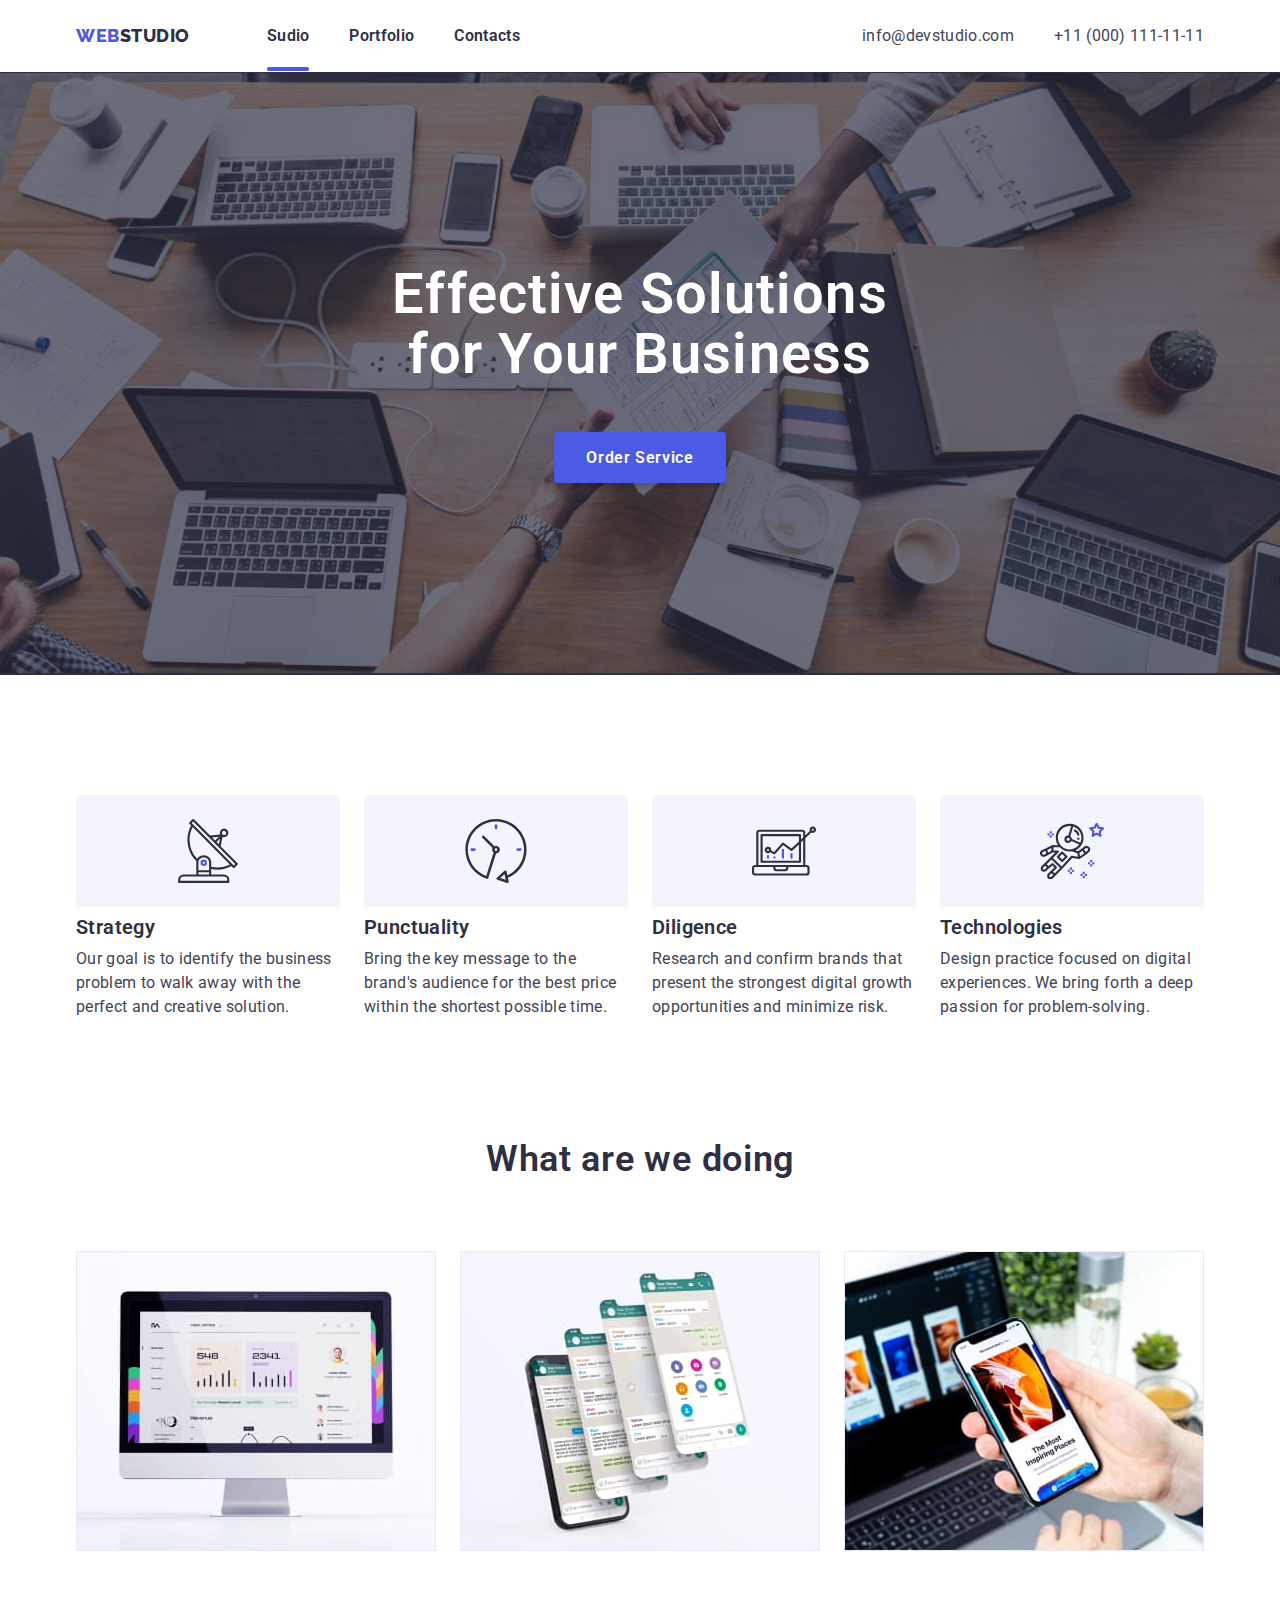
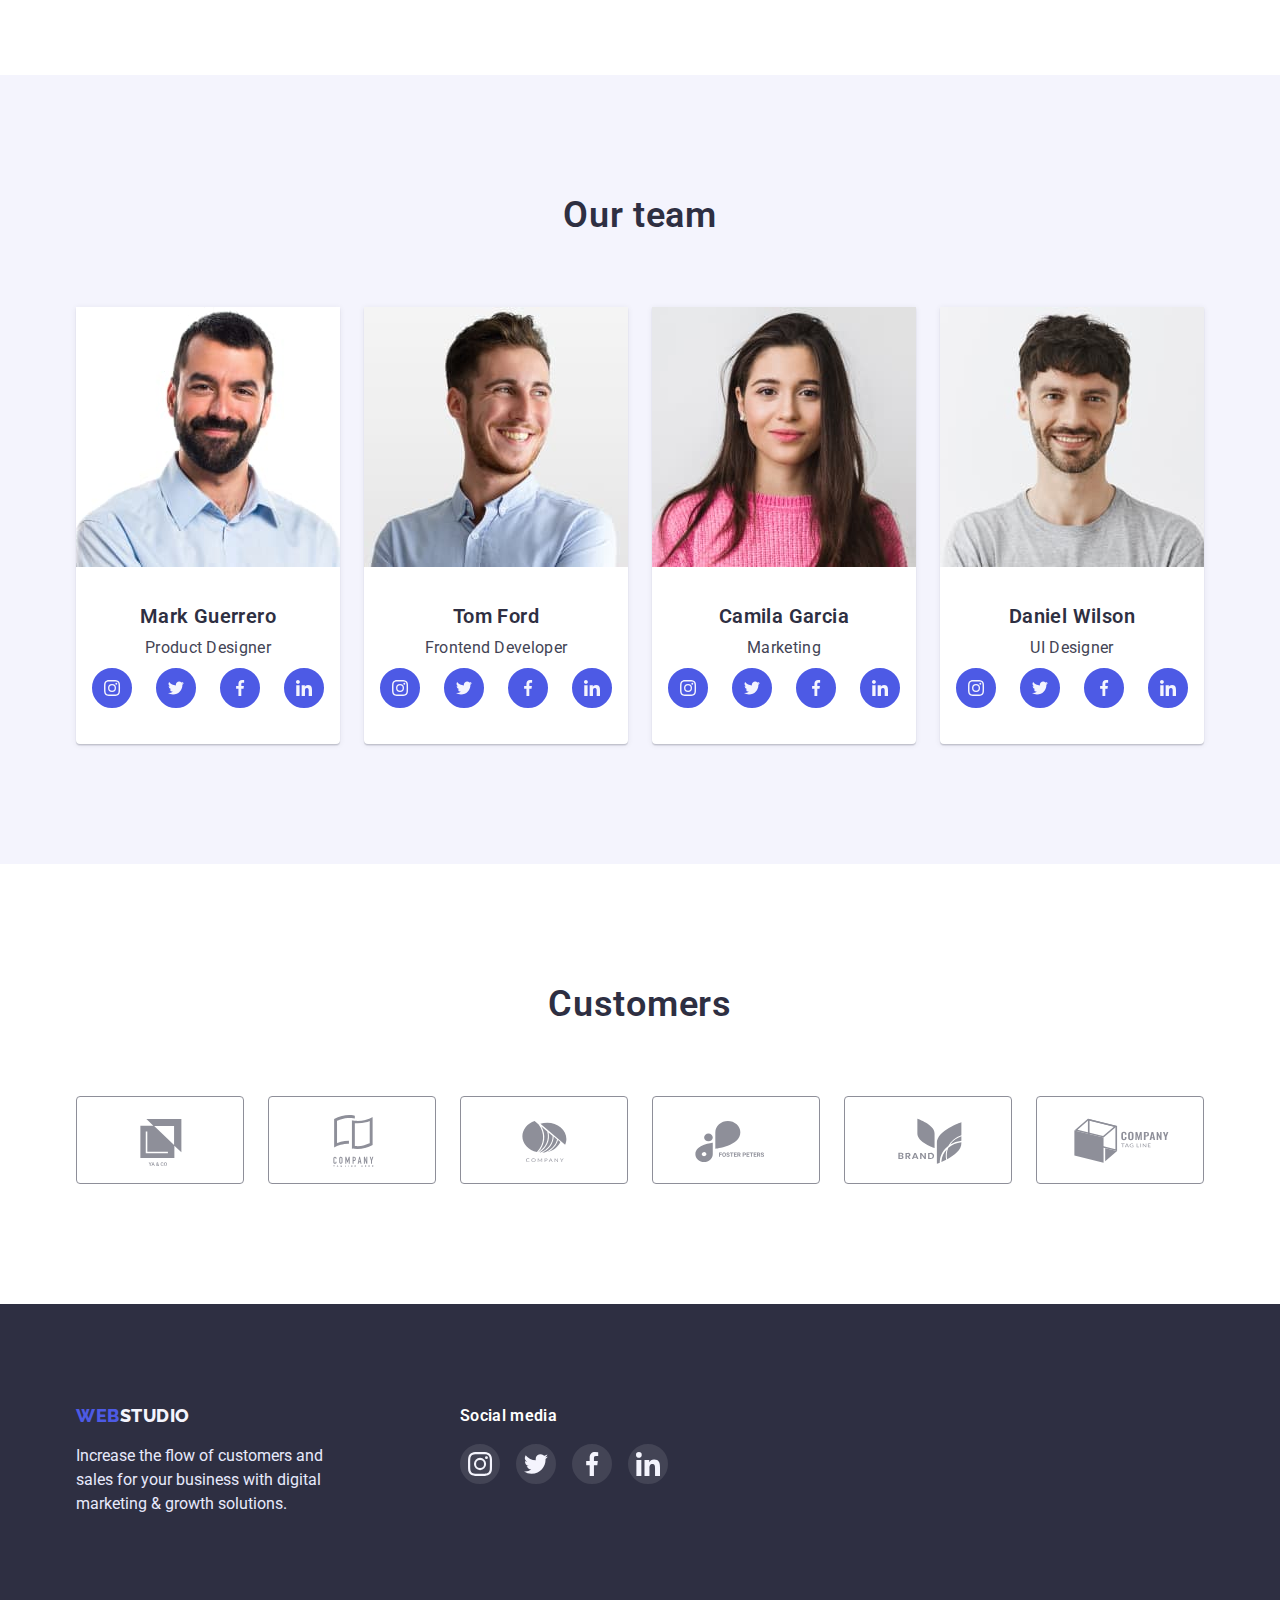
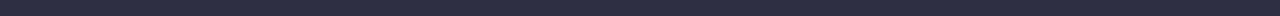
<file: index.html>
<!DOCTYPE html>
<html lang="en">
  <head>
    <meta charset="UTF-8" />
    <meta http-equiv="X-UA-Compatible" content="IE=edge" />
    <meta name="viewport" content="width=device-width, initial-scale=1.0" />
    <title>Sudio</title>
    <link rel="preconnect" href="https://fonts.googleapis.com" />
    <link rel="preconnect" href="https://fonts.gstatic.com" crossorigin />
    <link
      href="https://fonts.googleapis.com/css2?family=Raleway:wght@700&family=Roboto:wght@400;500;700;900&display=swap"
      rel="stylesheet"
    />
    <link
      rel="stylesheet"
      href="https://cdnjs.cloudflare.com/ajax/libs/modern-normalize/1.0.0/modern-normalize.min.css"
    />
    <link href="./css/styles.css" rel="stylesheet" />
  </head>
  <body>
    <!-- Header -->
    <header class="header-box">
      <div class="container flex-container">
        <nav class="nav-menu">
          <!-- Logo -->
          <a href="./index.html" class="logo"
            ><span class="accent">WEB</span>STUDIO</a
          >
          <!-- Navigation list -->
          <ul class="nav-list">
            <li>
              <a href="./index.html" class="nav-item current">Sudio</a>
            </li>
            <li><a href="./portfolio.html" class="nav-item">Portfolio</a></li>
            <li><a href="#" class="nav-item">Contacts</a></li>
          </ul>
        </nav>
        <!-- Contacts -->
        <ul class="header-conts">
          <li>
            <a href="mailto:info@devstydio.com" class="tel-mail"
              >info@devstudio.com</a
            >
          </li>
          <li>
            <a href="tel:+110001111111" class="tel-mail">+11 (000) 111-11-11</a>
          </li>
        </ul>
      </div>
    </header>

    <!-- Main: STUDIO -->

    <main>
      <!-- HERO -->
      <section class="hero-box">
        <div class="container">
          <div class="hero-content-box">
            <h1 class="hero-text">
              Effective Solutions <br />
              for Your Business
            </h1>
            <button type="button" class="order-btn" data-modal-open>
              Order Service
            </button>
          </div>
        </div>
      </section>

      <!-- Our qualities -->
      <section class="section">
        <div class="container">
          <h2 class="hidden">Our qualities</h2>
          <ul class="sect-card-list">
            <li>
              <div class="img-qualities">
                <svg class="img-qualit-icon">
                  <use href="./images/icons.svg#qualit-1"></use>
                </svg>
              </div>
              <h3 class="card-title">Strategy</h3>
              <p class="card-text qualit-p-width">
                Our goal is to identify the business problem to walk away with
                the perfect and creative solution.
              </p>
            </li>
            <li>
              <div class="img-qualities">
                <svg class="img-qualit-icon">
                  <use href="./images/icons.svg#qualit-2"></use>
                </svg>
              </div>
              <h3 class="card-title">Punctuality</h3>
              <p class="card-text qualit-p-width">
                Bring the key message to the brand's audience for the best price
                within the shortest possible time.
              </p>
            </li>
            <li>
              <div class="img-qualities">
                <svg class="img-qualit-icon">
                  <use href="./images/icons.svg#qualit-3"></use>
                </svg>
              </div>
              <h3 class="card-title">Diligence</h3>
              <p class="card-text qualit-p-width">
                Research and confirm brands that present the strongest digital
                growth opportunities and minimize risk.
              </p>
            </li>
            <li>
              <div class="img-qualities">
                <svg class="img-qualit-icon">
                  <use href="./images/icons.svg#qualit-4"></use>
                </svg>
              </div>
              <h3 class="card-title">Technologies</h3>
              <p class="card-text qualit-p-width">
                Design practice focused on digital experiences. We bring forth a
                deep passion for problem-solving.
              </p>
            </li>
          </ul>
        </div>
      </section>

      <!-- What are we doing -->
      <section class="section no-top-padding">
        <div class="container">
          <h2 class="sect-header">What are we doing</h2>

          <ul class="sect-card-list">
            <li>
              <img src="images/img-01.jpg" alt="Desktop" width="360" />
            </li>
            <li>
              <img src="images/img-02.jpg" alt="Smartphone" width="360" />
            </li>
            <li>
              <img
                src="images/img-03.jpg"
                alt="Smartphone and Laptop"
                width="360"
              />
            </li>
          </ul>
        </div>
      </section>

      <!-- Our team -->
      <section class="section bgd-cloud">
        <div class="container">
          <h2 class="sect-header">Our team</h2>

          <ul class="sect-card-list">
            <li>
              <div class="teammember">
                <img src="images/tm-01.jpg" alt="Mark Guerrero" height="260" />
                <div class="teammember-textbox">
                  <h3 class="card-title">Mark Guerrero</h3>
                  <p class="card-text">Product Designer</p>

                  <ul class="tm-icons-list">
                    <li>
                      <a href="https://www.instagram.com/">
                        <svg height="40" width="40">
                          <use href="./images/icons.svg#tm-inst"></use>
                        </svg>
                      </a>
                    </li>
                    <li>
                      <a href="https://twitter.com/">
                        <svg height="40" width="40">
                          <use href="./images/icons.svg#tm-twit"></use>
                        </svg>
                      </a>
                    </li>
                    <li>
                      <a href="https://www.facebook.com/">
                        <svg height="40" width="40">
                          <use href="./images/icons.svg#tm-fcbk"></use>
                        </svg>
                      </a>
                    </li>
                    <li>
                      <a href="https://www.linkedin.com/">
                        <svg height="40" width="40">
                          <use href="./images/icons.svg#tm-ldin"></use>
                        </svg>
                      </a>
                    </li>
                  </ul>
                </div>
              </div>
            </li>
            <li>
              <div class="teammember">
                <img src="images/tm-02.jpg" alt="Tom Ford" height="260" />
                <div class="teammember-textbox">
                  <h3 class="card-title">Tom Ford</h3>
                  <p class="card-text">Frontend Developer</p>

                  <ul class="tm-icons-list">
                    <li>
                      <a href="https://www.instagram.com/">
                        <svg height="40" width="40">
                          <use href="./images/icons.svg#tm-inst"></use>
                        </svg>
                      </a>
                    </li>
                    <li>
                      <a href="https://twitter.com/">
                        <svg height="40" width="40">
                          <use href="./images/icons.svg#tm-twit"></use>
                        </svg>
                      </a>
                    </li>
                    <li>
                      <a href="https://www.facebook.com/">
                        <svg height="40" width="40">
                          <use href="./images/icons.svg#tm-fcbk"></use>
                        </svg>
                      </a>
                    </li>
                    <li>
                      <a href="https://www.linkedin.com/">
                        <svg height="40" width="40">
                          <use href="./images/icons.svg#tm-ldin"></use>
                        </svg>
                      </a>
                    </li>
                  </ul>
                </div>
              </div>
            </li>
            <li>
              <div class="teammember">
                <img src="images/tm-03.jpg" alt="Camila Garcia" height="260" />
                <div class="teammember-textbox">
                  <h3 class="card-title">Camila Garcia</h3>
                  <p class="card-text">Marketing</p>

                  <ul class="tm-icons-list">
                    <li>
                      <a href="https://www.instagram.com/">
                        <svg height="40" width="40">
                          <use href="./images/icons.svg#tm-inst"></use>
                        </svg>
                      </a>
                    </li>
                    <li>
                      <a href="https://twitter.com/">
                        <svg height="40" width="40">
                          <use href="./images/icons.svg#tm-twit"></use>
                        </svg>
                      </a>
                    </li>
                    <li>
                      <a href="https://www.facebook.com/">
                        <svg height="40" width="40">
                          <use href="./images/icons.svg#tm-fcbk"></use>
                        </svg>
                      </a>
                    </li>
                    <li>
                      <a href="https://www.linkedin.com/">
                        <svg height="40" width="40">
                          <use href="./images/icons.svg#tm-ldin"></use>
                        </svg>
                      </a>
                    </li>
                  </ul>
                </div>
              </div>
            </li>
            <li>
              <div class="teammember">
                <img src="images/tm-04.jpg" alt="Daniel Wilson" height="260" />
                <div class="teammember-textbox">
                  <h3 class="card-title">Daniel Wilson</h3>
                  <p class="card-text">UI Designer</p>

                  <ul class="tm-icons-list">
                    <li>
                      <a href="https://www.instagram.com/">
                        <svg height="40" width="40">
                          <use href="./images/icons.svg#tm-inst"></use>
                        </svg>
                      </a>
                    </li>
                    <li>
                      <a href="https://twitter.com/">
                        <svg height="40" width="40">
                          <use href="./images/icons.svg#tm-twit"></use>
                        </svg>
                      </a>
                    </li>
                    <li>
                      <a href="https://www.facebook.com/">
                        <svg height="40" width="40">
                          <use href="./images/icons.svg#tm-fcbk"></use>
                        </svg>
                      </a>
                    </li>
                    <li>
                      <a href="https://www.linkedin.com/">
                        <svg height="40" width="40">
                          <use href="./images/icons.svg#tm-ldin"></use>
                        </svg>
                      </a>
                    </li>
                  </ul>
                </div>
              </div>
            </li>
          </ul>
        </div>
      </section>

      <!-- Customers -->
      <section class="section">
        <div class="container">
          <h2 class="sect-header">Customers</h2>
          <ul class="sect-card-list">
            <li>
              <a href="#" class="customer-card">
                <svg class="customer-logo">
                  <use href="./images/icons.svg#client-01"></use>
                </svg>
              </a>
            </li>
            <li>
              <a href="#" class="customer-card">
                <svg class="customer-logo">
                  <use href="./images/icons.svg#client-02"></use>
                </svg>
              </a>
            </li>
            <li>
              <a href="#" class="customer-card">
                <svg class="customer-logo">
                  <use href="./images/icons.svg#client-03"></use>
                </svg>
              </a>
            </li>
            <li>
              <a href="#" class="customer-card">
                <svg class="customer-logo">
                  <use href="./images/icons.svg#client-04"></use>
                </svg>
              </a>
            </li>
            <li>
              <a href="#" class="customer-card">
                <svg class="customer-logo">
                  <use href="./images/icons.svg#client-05"></use>
                </svg>
              </a>
            </li>
            <li>
              <a href="#" class="customer-card">
                <svg class="customer-logo">
                  <use href="./images/icons.svg#client-06"></use>
                </svg>
              </a>
            </li>
          </ul>
        </div>
      </section>
    </main>

    <!-- Footer -->
    <footer class="footer-box">
      <div class="container footer-flex">
        <div class="left-foot-box">
          <a href="./index.html" class="footer-logo"
            ><span class="accent">WEB</span>STUDIO</a
          >
          <p class="footer-text">
            Increase the flow of customers and sales for your business with
            digital marketing & growth solutions.
          </p>
        </div>
        <div class="sm-links-foot-box">
          <h3 class="footer-subtitle">Social media</h3>
          <ul class="foot-icons-list">
            <li>
              <a href="https://www.instagram.com/" class="foot-sm-icon">
                <svg height="40" width="40">
                  <use href="./images/icons.svg#foot-1-inst"></use>
                </svg>
              </a>
            </li>
            <li>
              <a href="https://twitter.com/" class="foot-sm-icon">
                <svg height="40" width="40">
                  <use href="./images/icons.svg#foot-2-twit"></use>
                </svg>
              </a>
            </li>
            <li>
              <a href="https://www.facebook.com/" class="foot-sm-icon">
                <svg height="40" width="40">
                  <use href="./images/icons.svg#foot-3-fcbk"></use>
                </svg>
              </a>
            </li>
            <li>
              <a href="https://www.linkedin.com/" class="foot-sm-icon">
                <svg height="40" width="40">
                  <use href="./images/icons.svg#foot-4-ldin"></use>
                </svg>
              </a>
            </li>
          </ul>
        </div>
      </div>
    </footer>

    <!-- Modal -->
    <div class="backdrop is-hidden" data-modal>
      <div class="modal">
        <button type="button" class="close-btn" data-modal-close>
          <svg height="8" width="8" class="close-cross">
            <use href="./images/icons.svg#close"></use>
          </svg>
        </button>
      </div>
    </div>
    <script src="./js/modal.js"></script>
  </body>
</html>
</file>
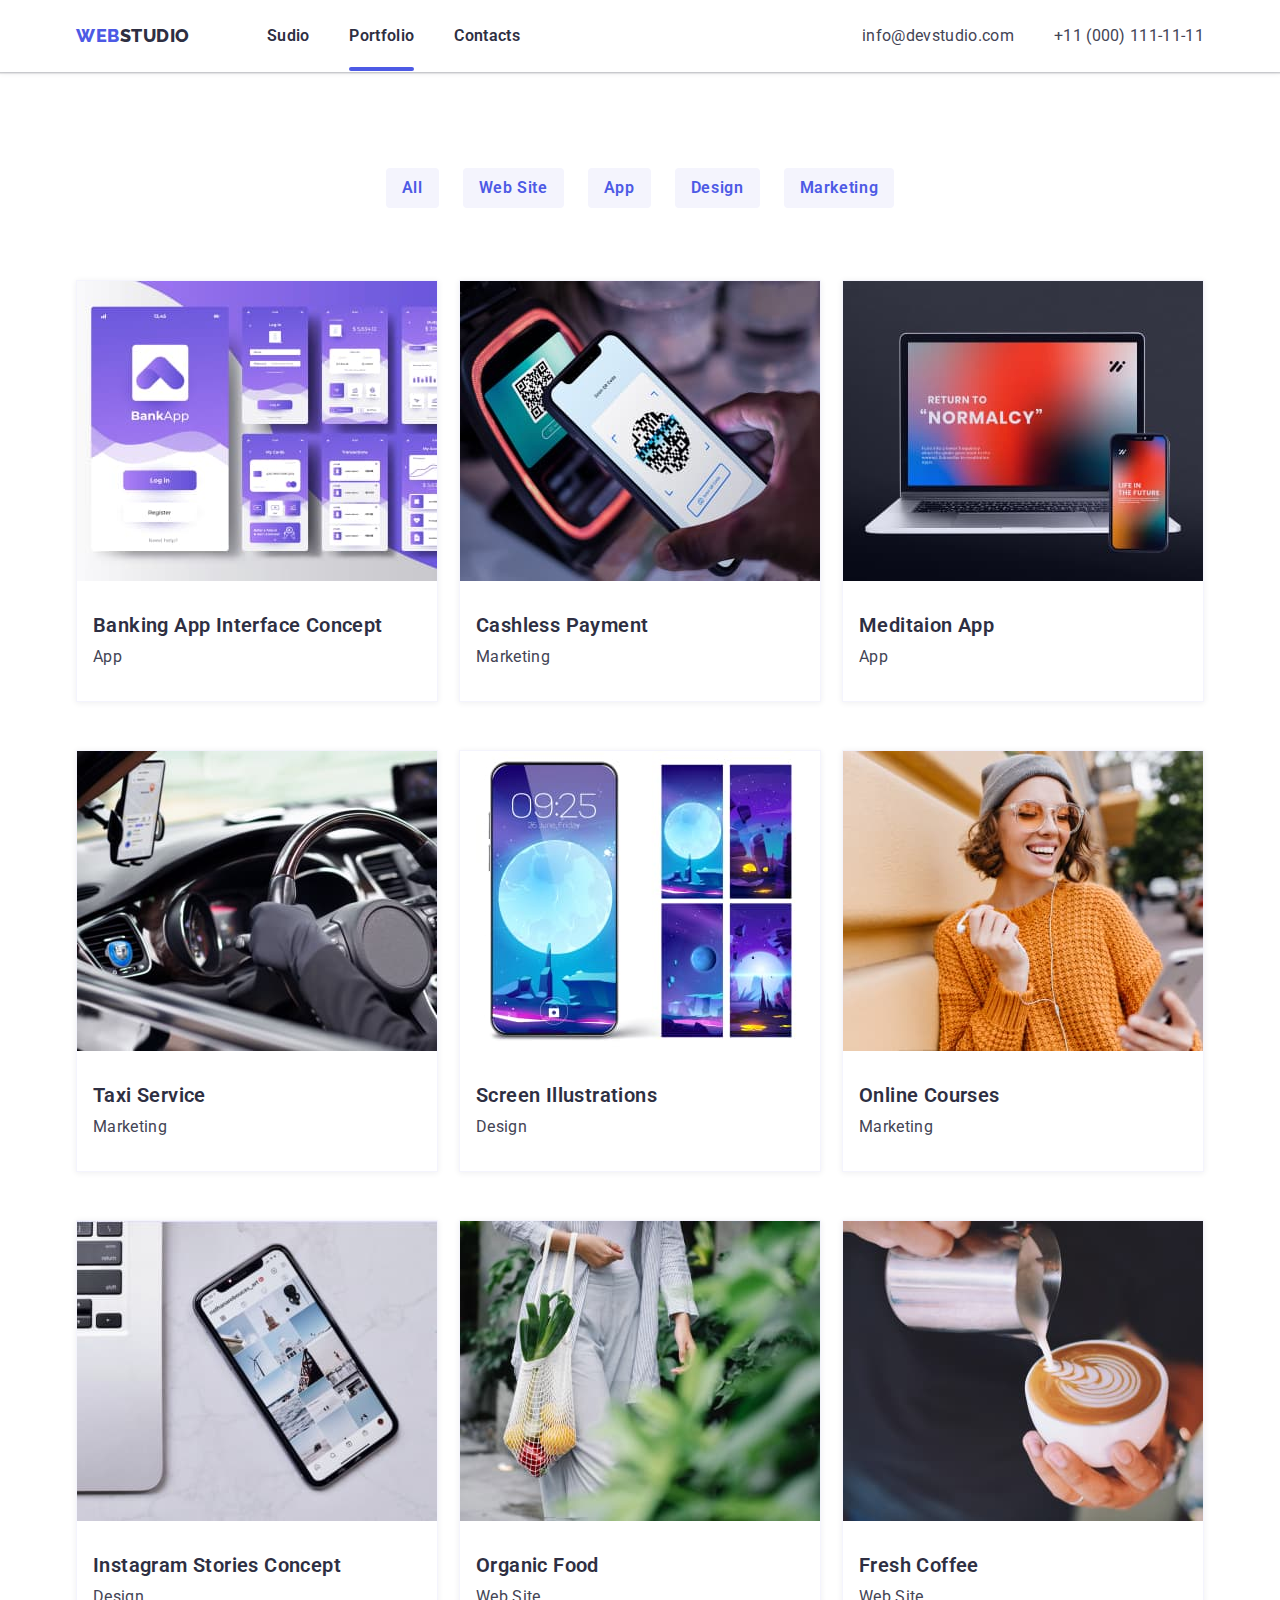
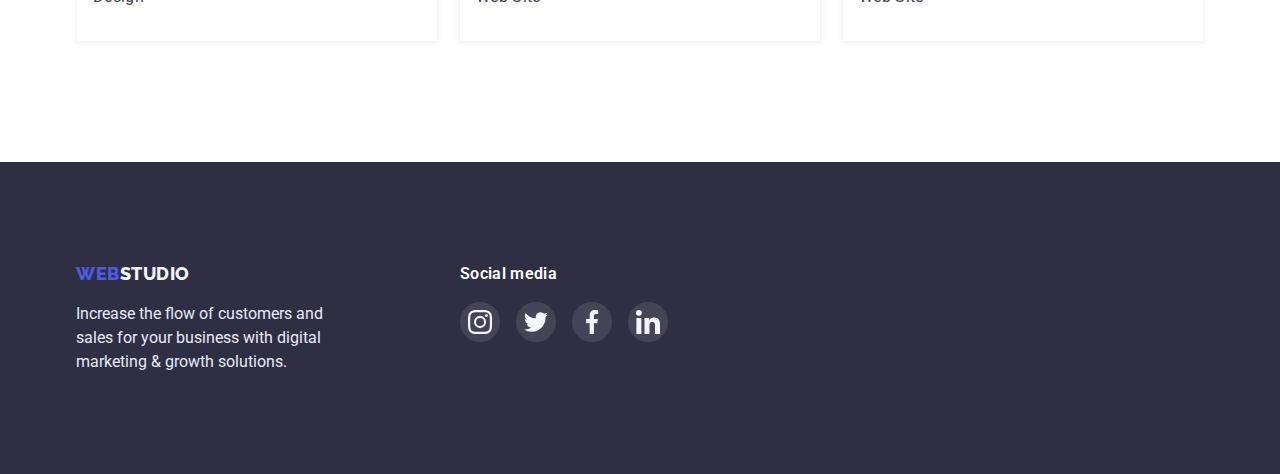
<file: portfolio.html>
<!DOCTYPE html>
<html lang="en">
  <head>
    <meta charset="UTF-8" />
    <meta http-equiv="X-UA-Compatible" content="IE=edge" />
    <meta name="viewport" content="width=device-width, initial-scale=1.0" />
    <title>Sudio</title>
    <link rel="preconnect" href="https://fonts.googleapis.com" />
    <link rel="preconnect" href="https://fonts.gstatic.com" crossorigin />
    <link
      href="https://fonts.googleapis.com/css2?family=Raleway:wght@700&family=Roboto:wght@400;500;700;900&display=swap"
      rel="stylesheet"
    />
    <link
      rel="stylesheet"
      href="https://cdnjs.cloudflare.com/ajax/libs/modern-normalize/1.0.0/modern-normalize.min.css"
    />
    <link href="./css/styles.css" rel="stylesheet" />
  </head>
  <body>
    <!-- Header -->
    <header class="header-box">
      <div class="container flex-container">
        <nav class="nav-menu">
          <!-- Logo -->
          <a href="./index.html" class="logo"
            ><span class="accent">WEB</span>STUDIO</a
          >
          <!-- Navigation list -->
          <ul class="nav-list">
            <li>
              <a href="./index.html" class="nav-item">Sudio</a>
            </li>
            <li>
              <a href="./portfolio.html" class="nav-item current">Portfolio</a>
            </li>
            <li><a href="#" class="nav-item">Contacts</a></li>
          </ul>
        </nav>
        <!-- Contacts -->
        <ul class="header-conts">
          <li>
            <a href="mailto:info@devstydio.com" class="tel-mail"
              >info@devstudio.com</a
            >
          </li>
          <li>
            <a href="tel:+110001111111" class="tel-mail">+11 (000) 111-11-11</a>
          </li>
        </ul>
      </div>
    </header>

    <!-- Main: PORTFOLIO -->

    <main>
      <section class="section port-top-padding">
        <div class="container">
          <!-- Filter -->
          <div class="filter-box">
            <ul class="filter">
              <li>
                <button type="button" class="filter-btn">All</button>
              </li>
              <li>
                <button type="button" class="filter-btn">Web Site</button>
              </li>
              <li>
                <button type="button" class="filter-btn">App</button>
              </li>
              <li>
                <button type="button" class="filter-btn">Design</button>
              </li>
              <li>
                <button type="button" class="filter-btn">Marketing</button>
              </li>
            </ul>
          </div>

          <!-- Portfolio Cards -->

          <ul class="sect-card-list">
            <li class="port-item">
              <a href="#" class="port-link">
                <div class="port-item-imgbox">
                  <img
                    src="./images/port-01.jpg"
                    alt="Violet&White App Interface"
                    width="360"
                    height="300"
                  />
                  <div class="port-thumb">
                    <p class="port-thumb-text">
                      14 Stylish and User-Friendly App Design Concepts · Task
                      Manager App · Calorie Tracker App · Exotic Fruit Ecommerce
                      App · Cloud Storage App
                    </p>
                  </div>
                </div>
                <div class="port-item-textbox">
                  <h3 class="card-title">Banking App Interface Concept</h3>
                  <p class="card-text">App</p>
                </div>
              </a>
            </li>

            <li class="port-item">
              <a href="#" class="port-link">
                <div class="port-item-imgbox">
                  <img
                    src="./images/port-02.jpg"
                    alt="Smartphone scanning QR-code"
                    width="360"
                    height="300"
                  />
                  <div class="port-thumb">
                    <p class="port-thumb-text">
                      14 Stylish and User-Friendly App Design Concepts · Task
                      Manager App · Calorie Tracker App · Exotic Fruit Ecommerce
                      App · Cloud Storage App
                    </p>
                  </div>
                </div>

                <div class="port-item-textbox">
                  <h3 class="card-title">Cashless Payment</h3>
                  <p class="card-text">Marketing</p>
                </div>
              </a>
            </li>

            <li class="port-item">
              <a href="#" class="port-link">
                <div class="port-item-imgbox">
                  <img
                    src="./images/port-03.jpg"
                    alt="Laptop and smartphone"
                    width="360"
                    height="300"
                  />
                  <div class="port-thumb">
                    <p class="port-thumb-text">
                      14 Stylish and User-Friendly App Design Concepts · Task
                      Manager App · Calorie Tracker App · Exotic Fruit Ecommerce
                      App · Cloud Storage App
                    </p>
                  </div>
                </div>

                <div class="port-item-textbox">
                  <h3 class="card-title">Meditaion App</h3>
                  <p class="card-text">App</p>
                </div>
              </a>
            </li>

            <li class="port-item">
              <a href="#" class="port-link">
                <div class="port-item-imgbox">
                  <img
                    src="./images/port-04.jpg"
                    alt="Car steering wheel"
                    width="360"
                    height="300"
                  />
                  <div class="port-thumb">
                    <p class="port-thumb-text">
                      14 Stylish and User-Friendly App Design Concepts · Task
                      Manager App · Calorie Tracker App · Exotic Fruit Ecommerce
                      App · Cloud Storage App
                    </p>
                  </div>
                </div>

                <div class="port-item-textbox">
                  <h3 class="card-title">Taxi Service</h3>
                  <p class="card-text">Marketing</p>
                </div>
              </a>
            </li>

            <li class="port-item">
              <a href="#" class="port-link">
                <div class="port-item-imgbox">
                  <img
                    src="./images/port-05.jpg"
                    alt="Moon wallpapers on a smartphone screen"
                    width="360"
                    height="300"
                  />
                  <div class="port-thumb">
                    <p class="port-thumb-text">
                      14 Stylish and User-Friendly App Design Concepts · Task
                      Manager App · Calorie Tracker App · Exotic Fruit Ecommerce
                      App · Cloud Storage App
                    </p>
                  </div>
                </div>

                <div class="port-item-textbox">
                  <h3 class="card-title">Screen Illustrations</h3>
                  <p class="card-text">Design</p>
                </div>
              </a>
            </li>

            <li class="port-item">
              <a href="#" class="port-link">
                <div class="port-item-imgbox">
                  <img
                    src="./images/port-06.jpg"
                    alt="Hipster girl smiling"
                    width="360"
                    height="300"
                  />
                  <div class="port-thumb">
                    <p class="port-thumb-text">
                      14 Stylish and User-Friendly App Design Concepts · Task
                      Manager App · Calorie Tracker App · Exotic Fruit Ecommerce
                      App · Cloud Storage App
                    </p>
                  </div>
                </div>

                <div class="port-item-textbox">
                  <h3 class="card-title">Online Courses</h3>
                  <p class="card-text">Marketing</p>
                </div>
              </a>
            </li>

            <li class="port-item">
              <a href="#" class="port-link">
                <div class="port-item-imgbox">
                  <img
                    src="./images/port-07.jpg"
                    alt="Pink-Blue-White Screenshots"
                    width="360"
                    height="300"
                  />
                  <div class="port-thumb">
                    <p class="port-thumb-text">
                      14 Stylish and User-Friendly App Design Concepts · Task
                      Manager App · Calorie Tracker App · Exotic Fruit Ecommerce
                      App · Cloud Storage App
                    </p>
                  </div>
                </div>

                <div class="port-item-textbox">
                  <h3 class="card-title">Instagram Stories Concept</h3>
                  <p class="card-text">Design</p>
                </div>
              </a>
            </li>

            <li class="port-item">
              <a href="#" class="port-link">
                <div class="port-item-imgbox">
                  <img
                    src="./images/port-08.jpg"
                    alt="Mesh bag with fruits and vegetables"
                    width="360"
                    height="300"
                  />
                  <div class="port-thumb">
                    <p class="port-thumb-text">
                      14 Stylish and User-Friendly App Design Concepts · Task
                      Manager App · Calorie Tracker App · Exotic Fruit Ecommerce
                      App · Cloud Storage App
                    </p>
                  </div>
                </div>

                <div class="port-item-textbox">
                  <h3 class="card-title">Organic Food</h3>
                  <p class="card-text">Web Site</p>
                </div>
              </a>
            </li>

            <li class="port-item">
              <a href="#" class="port-link">
                <div class="port-item-imgbox">
                  <img
                    src="./images/port-09.jpg"
                    alt="A cup of cappuccino"
                    width="360"
                    height="300"
                  />
                  <div class="port-thumb">
                    <p class="port-thumb-text">
                      14 Stylish and User-Friendly App Design Concepts · Task
                      Manager App · Calorie Tracker App · Exotic Fruit Ecommerce
                      App · Cloud Storage App
                    </p>
                  </div>
                </div>

                <div class="port-item-textbox">
                  <h3 class="card-title">Fresh Coffee</h3>
                  <p class="card-text">Web Site</p>
                </div>
              </a>
            </li>
          </ul>
        </div>
      </section>
    </main>

    <!-- Footer -->
    <footer class="footer-box">
      <div class="container footer-flex">
        <div class="left-foot-box">
          <a href="./index.html" class="footer-logo"
            ><span class="accent">WEB</span>STUDIO</a
          >
          <p class="footer-text">
            Increase the flow of customers and sales for your business with
            digital marketing & growth solutions.
          </p>
        </div>
        <div class="sm-links-foot-box">
          <h3 class="footer-subtitle">Social media</h3>
          <ul class="foot-icons-list">
            <li>
              <a href="https://www.instagram.com/" class="foot-sm-icon">
                <svg height="40" width="40">
                  <use href="./images/icons.svg#foot-1-inst"></use>
                </svg>
              </a>
            </li>
            <li>
              <a href="https://twitter.com/" class="foot-sm-icon">
                <svg height="40" width="40">
                  <use href="./images/icons.svg#foot-2-twit"></use>
                </svg>
              </a>
            </li>
            <li>
              <a href="https://www.facebook.com/" class="foot-sm-icon">
                <svg height="40" width="40">
                  <use href="./images/icons.svg#foot-3-fcbk"></use>
                </svg>
              </a>
            </li>
            <li>
              <a href="https://www.linkedin.com/" class="foot-sm-icon">
                <svg height="40" width="40">
                  <use href="./images/icons.svg#foot-4-ldin"></use>
                </svg>
              </a>
            </li>
          </ul>
        </div>
      </div>
    </footer>
  </body>
</html>
</file>
<file: css/styles.css>
/* --- Global styles --- */

*,
*::before,
*::after {
    box-sizing: border-box;
}

:root {
    --clr-navy-blue: #2E2F42;
    --clr-slate: #434455;
    --clr-light-slate: #8E8F99;
    --clr-iris: #4D5AE5;
    --clr-white: #ffffff;
    --clr-cloud: #F4F4FD;
    --clr-cornflower: #E7E9FC;
    --clr-success: #31D0AA;
    --font-logo: 'Raleway', sans-serif;
    --font-main: 'Roboto', sans-serif
}

body {
    font-family: var(--font-main);
    background-color: var(--clr-white);
    color: var(--clr-navy-blue);
}

.container {
    margin: 0 auto;
    padding: 0 15px;

    width: 1158px;
}

.flex-container {
    display: flex;
    justify-content: space-between;
}

.column {
    flex-direction: column;
}


.accent {
    color: var(--clr-iris);
}

.hidden {
    display: none
}

.section {
    display: flex;
    justify-content: center;

    margin: 0;
    padding: 120px 0;
}

.sect-header {
    margin: 0 0 72px 0;
    padding: 0;

    text-align: center;
    font-weight: 600;
    font-size: 36px;
    line-height: 1.1111;
    letter-spacing: 0.02em;
    color: var(--dark-navy-clr);
}

.sect-card-list {
    display: flex;
    justify-content: space-between;
    flex-wrap: wrap;
    row-gap: 48px;

    margin: 0;
    padding: 0;

    list-style-type: none;
}

.card-title {
    margin: 0 0 8px 0;
    padding: 0;

    font-weight: 600;
    font-size: 20px;
    line-height: 1.2;
    letter-spacing: 0.02em;
    color: var(--clr-navy-blue);
}

.card-text {
    margin: 0;
    padding: 0;

    font-size: 16px;
    line-height: 1.5;
    letter-spacing: 0.02em;
    color: var(--clr-slate);
}




/* - Header styles - */

.header-box {
    display: flex;
    justify-content: center;

    padding: 24px 0;

    background-color: var(--clr-white);
    box-shadow: 0px 2px 1px rgba(46, 47, 66, 0.08), 0px 1px 1px rgba(46, 47, 66, 0.16), 0px 1px 6px rgba(46, 47, 66, 0.08);
}

.nav-menu {
    display: flex;
    gap: 77px;
}

.logo {
    margin: 0;
    padding: 0;

    font-family: var(--font-logo);
    font-weight: 800;
    font-size: 18px;
    line-height: 1.3333;
    letter-spacing: 0.03em;
    text-transform: uppercase;
    color: var(--clr-navy-blue);
    text-decoration: none;
}

.nav-list {
    display: flex;
    justify-content: space-between;
    gap: 40px;

    margin: 0;
    padding: 0;

    list-style-type: none;
}

.nav-item {
    position: relative;

    text-decoration: none;
    font-weight: 600;
    font-size: 16px;
    line-height: 1.5;
    letter-spacing: 0.02em;
    color: var(--clr-navy-blue);
    
    transition: color 250ms 
    cubic-bezier(0.4, 0, 0.2, 1);
    
}

.current::after {
    content: " ";

    position: absolute;
    top: 218%;
    left: 0;

    width: 100%;
    height: 4px;

    background-color: var(--clr-iris);
    border-radius: 2px;
}

.nav-item:hover {
    color: var(--clr-iris);
    
}

.nav-item:focus {
    color: var(--clr-slate);
}

.header-conts {
    display: flex;
    justify-content: space-between;
    gap: 40px;
    
    margin: 0;

    list-style-type: none;
}

.tel-mail {
    text-decoration: none;
    font-size: 16px;
    line-height: 1.5;
    letter-spacing: 0.02em;
    color: var(--clr-slate);

    transition: color 250ms 
    cubic-bezier(0.4, 0, 0.2, 1);
}

.tel-mail:hover,
.tel-mail:focus {
    color: var(--clr-iris);
}



/* - Footer styles - */

.footer-box {
    display: flex;
    justify-content: center;

    padding: 100px 0;
    margin: 0;

    background: var(--clr-navy-blue);
}

.left-foot-box {
    margin: 0;
    padding: 0;
}

.footer-flex {
    display: flex;
}

.footer-logo {
    font-family: var(--font-logo);
    font-weight: 800;
    font-size: 18px;
    line-height: 1.3333;
    letter-spacing: 0.03em;
    text-transform: uppercase;
    color: var(--clr-cloud);
    text-decoration: none;
}

.footer-text {
    margin: 16px 0 0 0;

    width: 264px;

    font-size: 16px;
    line-height: 1.5;
    color: var(--clr-cornflower);
}

.sm-links-foot-box {
    margin: 0 0 0 120px;
    padding: 0;
}

.footer-subtitle {
    margin: 0;
    padding: 0;

    font-weight: 600;
    font-size: 16px;
    line-height: 1.5;
    letter-spacing: 0.02em;
    color: var(--clr-white);
}

.foot-icons-list {
    display: flex;
    gap: 16px;
    
    margin: 16px 0 0 0;
    padding: 0;

    list-style-type: none;
}

.foot-sm-icon {
    fill: rgba(255, 255, 255, 0.1);

    transition: fill 250ms 
    cubic-bezier(0.4, 0, 0.2, 1);
}

.foot-sm-icon:hover, 
.foot-sm-icon:focus {
    fill: var(--clr-success);
}






/* --- Studio Styles --- */


/* HERO Section Styles */

.hero-box {
    display: flex;
    justify-content: center;

    margin: 0;
    padding: 192px 0;

    background-color: var(--clr-navy-blue);
    background-image: 
    linear-gradient(
        to right,
        rgba(46, 47, 66, 0.7),
        rgba(46, 47, 66, 0.7)
    ),
    url(../images/hero-bgd.jpg);
    background-repeat: no-repeat;
    background-position: center;
    
    
}


.hero-content-box {
    display: flex;
    flex-direction: column;
    align-items: center;
}

.hero-text {
    margin: 0;
    padding: 0;

    font-weight: 600;
    font-size: 56px;
    line-height: 1.0714;
    letter-spacing: 0.02em;
    text-align: center;
    color: var(--clr-white);
}

.order-btn {
    padding: 16px 32px;
    margin: 48px 0 0 0;

    background: var(--clr-iris);
    box-shadow: 0px 4px 4px rgba(0, 0, 0, 0.15);
    border-radius: 4px;
    border: none;

    font-weight: 600;
    font-size: 16px;
    line-height: 1.1875;
    letter-spacing: 0.04em;
    color: var(--clr-white);
    font-family: 'Roboto', sans-serif;

    cursor: pointer;

    transition:
    background-color 250ms 
    cubic-bezier(0.4, 0, 0.2, 1);
}

.order-btn:hover {
    background-color: #404BBF;
}



/* Qualities Section Styles */

.qualit-p-width {
    width: 264px;
}

.img-qualities {
    display: flex;
    align-items: center;
    justify-content: center;

    margin: 0 0 8px 0;
    padding: 0;

    width: 264px;
    height: 112px;

    background-color: var(--clr-cloud);
    border-radius: 4px;
    
    
}

.img-qualit-icon {
    width: 64px;
    height: 64px;
}



/* WeDoing Section Styles */

.no-top-padding {
    padding-top: 0;
}


/* Team Section Styles */

.bgd-cloud {
    background-color: var(--clr-cloud);
}

.teammember {
    padding: 0 0 32px 0;

    width: 264px;

    background: var(--clr-white);
    box-shadow: 0px 1px 6px rgba(46, 47, 66, 0.08), 0px 1px 1px rgba(46, 47, 66, 0.16), 0px 2px 1px rgba(46, 47, 66, 0.08);
    border-radius: 0px 0px 4px 4px;
    
}

.teammember-textbox {
    display: flex;
    flex-direction: column;
    justify-content: center;
    align-items: center;

    margin: 32px 0 0 0;
}

.tm-icons-list {
    display: flex;
    gap: 24px;

    margin: 8px 0 0 0;
    padding: 0;
    
    list-style-type: none;
}





/* Customers Section Styles */

.customer-card {
    display: flex;
    align-items: center;
    justify-content: center;

    margin: 0;
    padding: 0;

    width: 168px;
    height: 88px;

    border: 1px solid var(--clr-light-slate);
    border-radius: 4px;
    fill: var(--clr-light-slate);

    cursor: pointer;
    
    transition: 
    border 250ms 
    cubic-bezier(0.4, 0, 0.2, 1), 
    fill 250ms 
    cubic-bezier(0.4, 0, 0.2, 1);
}

.customer-card:hover, 
.customer-card:focus {
    border: 1px solid var(--clr-iris);
    fill: var(--clr-iris);
}

.customer-logo {
    width: 104px;
    height: 56px;
}







/* --- Portfolio Styles --- */

.port-top-padding {
    padding-top: 96px;
}

.filter-box {
    display: flex;
    justify-content: center;

    margin: 0 0 72px 0;
    padding: 0;
}

.filter {
    display: flex;
    justify-content: space-between;
    gap: 24px;

    margin: 0;
    padding: 0;

    list-style-type: none;
}

.filter-btn {
    padding: 8px 16px;
    margin: 0;

    background: var(--clr-cloud);
    border: 1px solid var(--clr-cornflower);
    border-radius: 4px;
    border: none;

    color: var(--clr-iris);
    font-family: var(--font-main);
    text-align: center;
    letter-spacing: 0.04em;
    font-weight: 600;
    font-size: 16px;
    line-height: 1.5;

    cursor: pointer;
    
    transition: 
    background-color 250ms 
    cubic-bezier(0.4, 0, 0.2, 1), 
    color 250ms 
    cubic-bezier(0.4, 0, 0.2, 1), 
    box-shadow 250ms 
    cubic-bezier(0.4, 0, 0.2, 1);

}

.filter-btn:hover {
    background-color: var(--clr-iris);
    color: var(--clr-white);
    box-shadow: 0px 3px 1px rgba(0, 0, 0, 0.1), 0px 2px 1px rgba(0, 0, 0, 0.08), 0px 2px 2px rgba(0, 0, 0, 0.12);
}

.port-item {
    margin: 0;
    padding: 0;

    border: 0.5px solid #F4F4FD;
    box-shadow: 0px 1px 6px rgba(46, 47, 66, 0.08);
    
    transition: box-shadow 250ms 
    cubic-bezier(0.4, 0, 0.2, 1);
    transition: transform 250ms 
    cubic-bezier(0.4, 0, 0.2, 1);
}

.port-item:hover,
.port-item:focus {
    box-shadow:
        0px 1px 6px rgba(46, 47, 66, 0.08),
        0px 1px 1px rgba(46, 47, 66, 0.16),
        0px 2px 1px rgba(46, 47, 66, 0.08);
}

.port-link {
    text-decoration: none;
}

.port-item-imgbox {
    position: relative;
    overflow: hidden;
    height: 300px;
}


.port-item-textbox {
    margin: 0;
    padding: 32px 0 32px 16px;
}

.port-thumb {
    position: absolute;
    top: 0;
    left: 0;

    width: 360px;
    height: 300px;

    background: var(--clr-iris);

    transform: translateY(100%);
    transition: transform 250ms 
        cubic-bezier(0.4, 0, 0.2, 1);
}

.port-item:hover .port-thumb,
.port-item:focus .port-thumb {
    transform: translateY(0%);
}

.port-thumb-text {
    margin: 0;
    padding: 40px 32px;

    font-size: 16px;
    line-height: 1.5;
    color: var(--clr-cloud);
}





/* --- Modal --- */

.backdrop {
    position: fixed;
    top: 0;
    left: 0;

    width: 100%;
    height: 100%;

    background-color: rgba(46, 47, 66, 0.4);

    transform: scaleY(100%);
    transition: transform 250ms 
    cubic-bezier(0.4, 0, 0.2, 1);
}

.backdrop.is-hidden {
    opacity: 0;
    pointer-events: none;
    visibility: hidden;
    transform: scaleY(0%);
}

.modal {
    position: absolute;
    top: 50%;
    left: 50%;
    transform: translate(-50%, -50%);

    min-width: 408px;
    min-height: 576px;

    background-color: #FCFCFC;
    box-shadow: 0px 1px 1px rgba(0, 0, 0, 0.14),
    0px 1px 3px rgba(0, 0, 0, 0.12),
    0px 2px 1px rgba(0, 0, 0, 0.2);
    border-radius: 4px;
}

.close-btn {
    position: absolute;
    top: 24px;
    right: 24px;

    width: 24px;
    height: 24px;

    background-color: var(--clr-cornflower);
    border: 1px solid rgba(0, 0, 0, 0.1);
    border-radius: 12px;

    cursor: pointer;
}

.close-cross {
    position: absolute;
    top: 50%;
    left: 50%;
    transform: translate(-50%, -50%);
}
</file>
